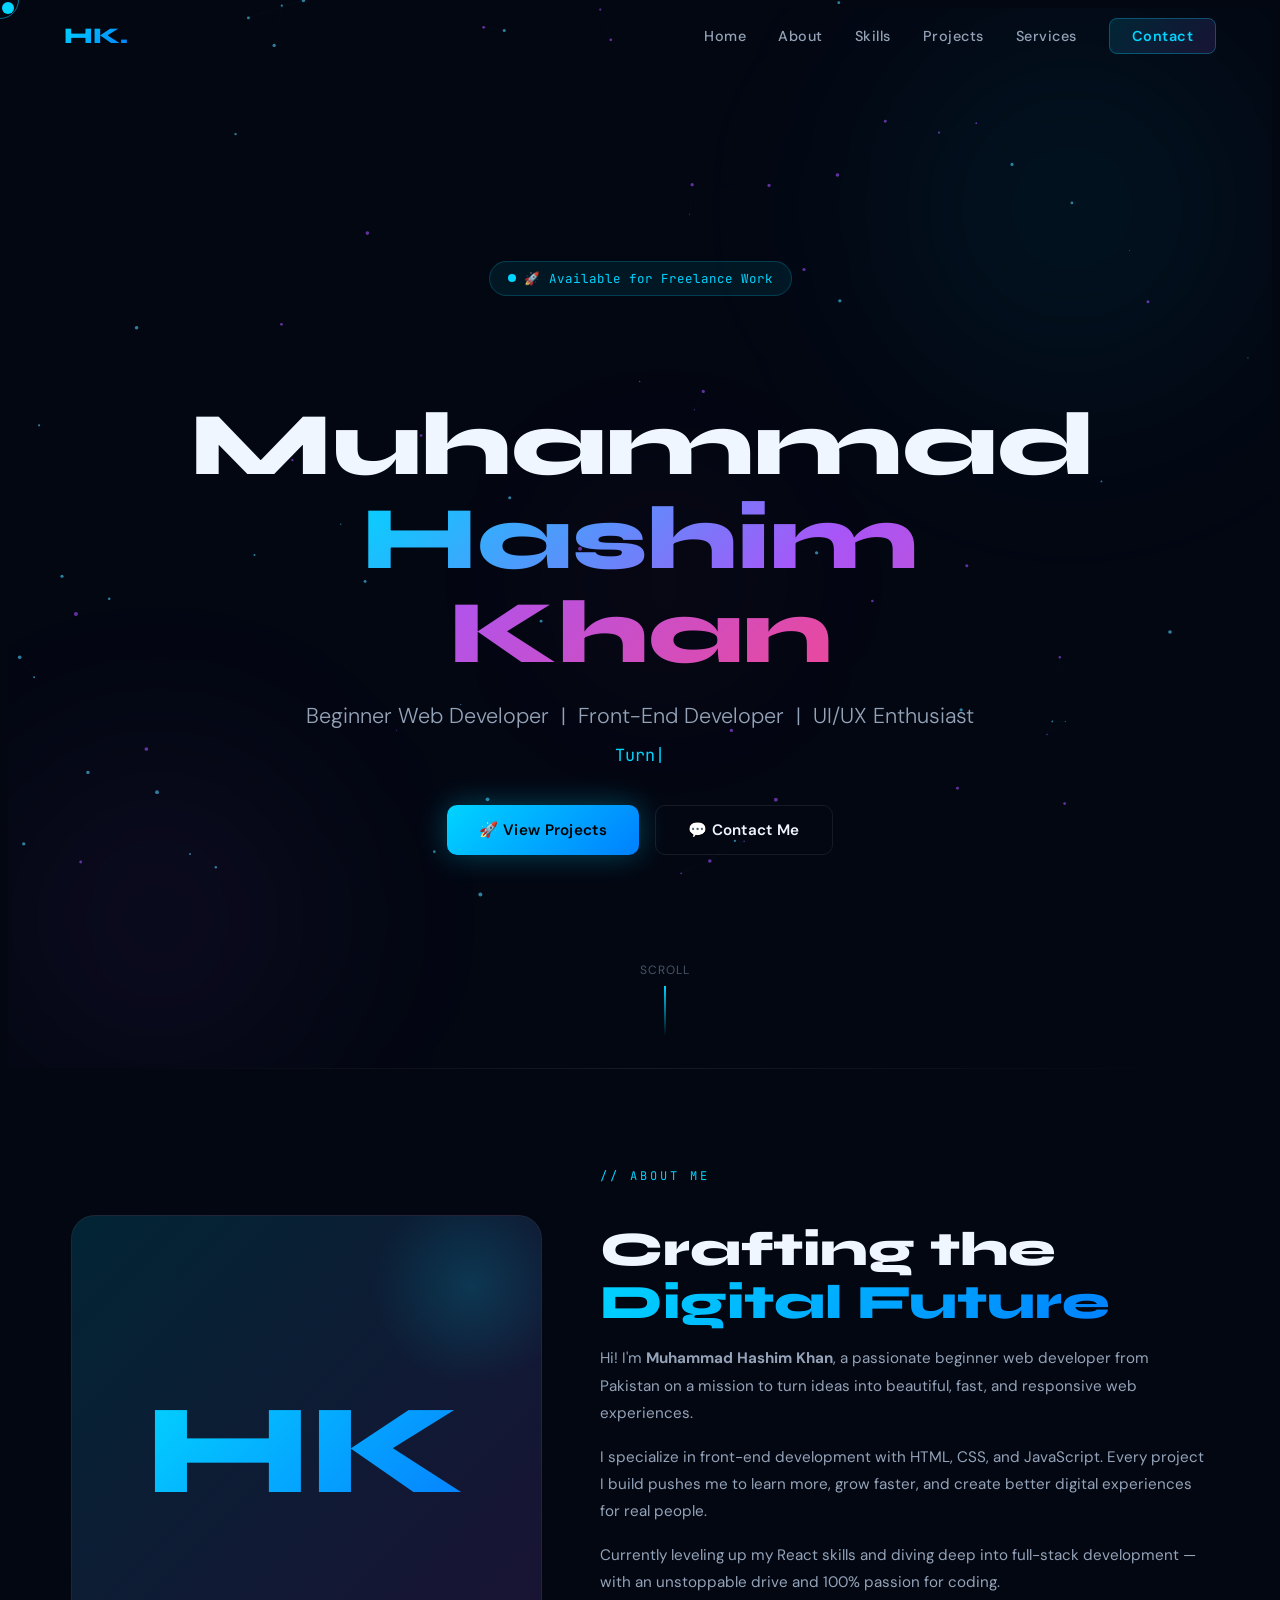
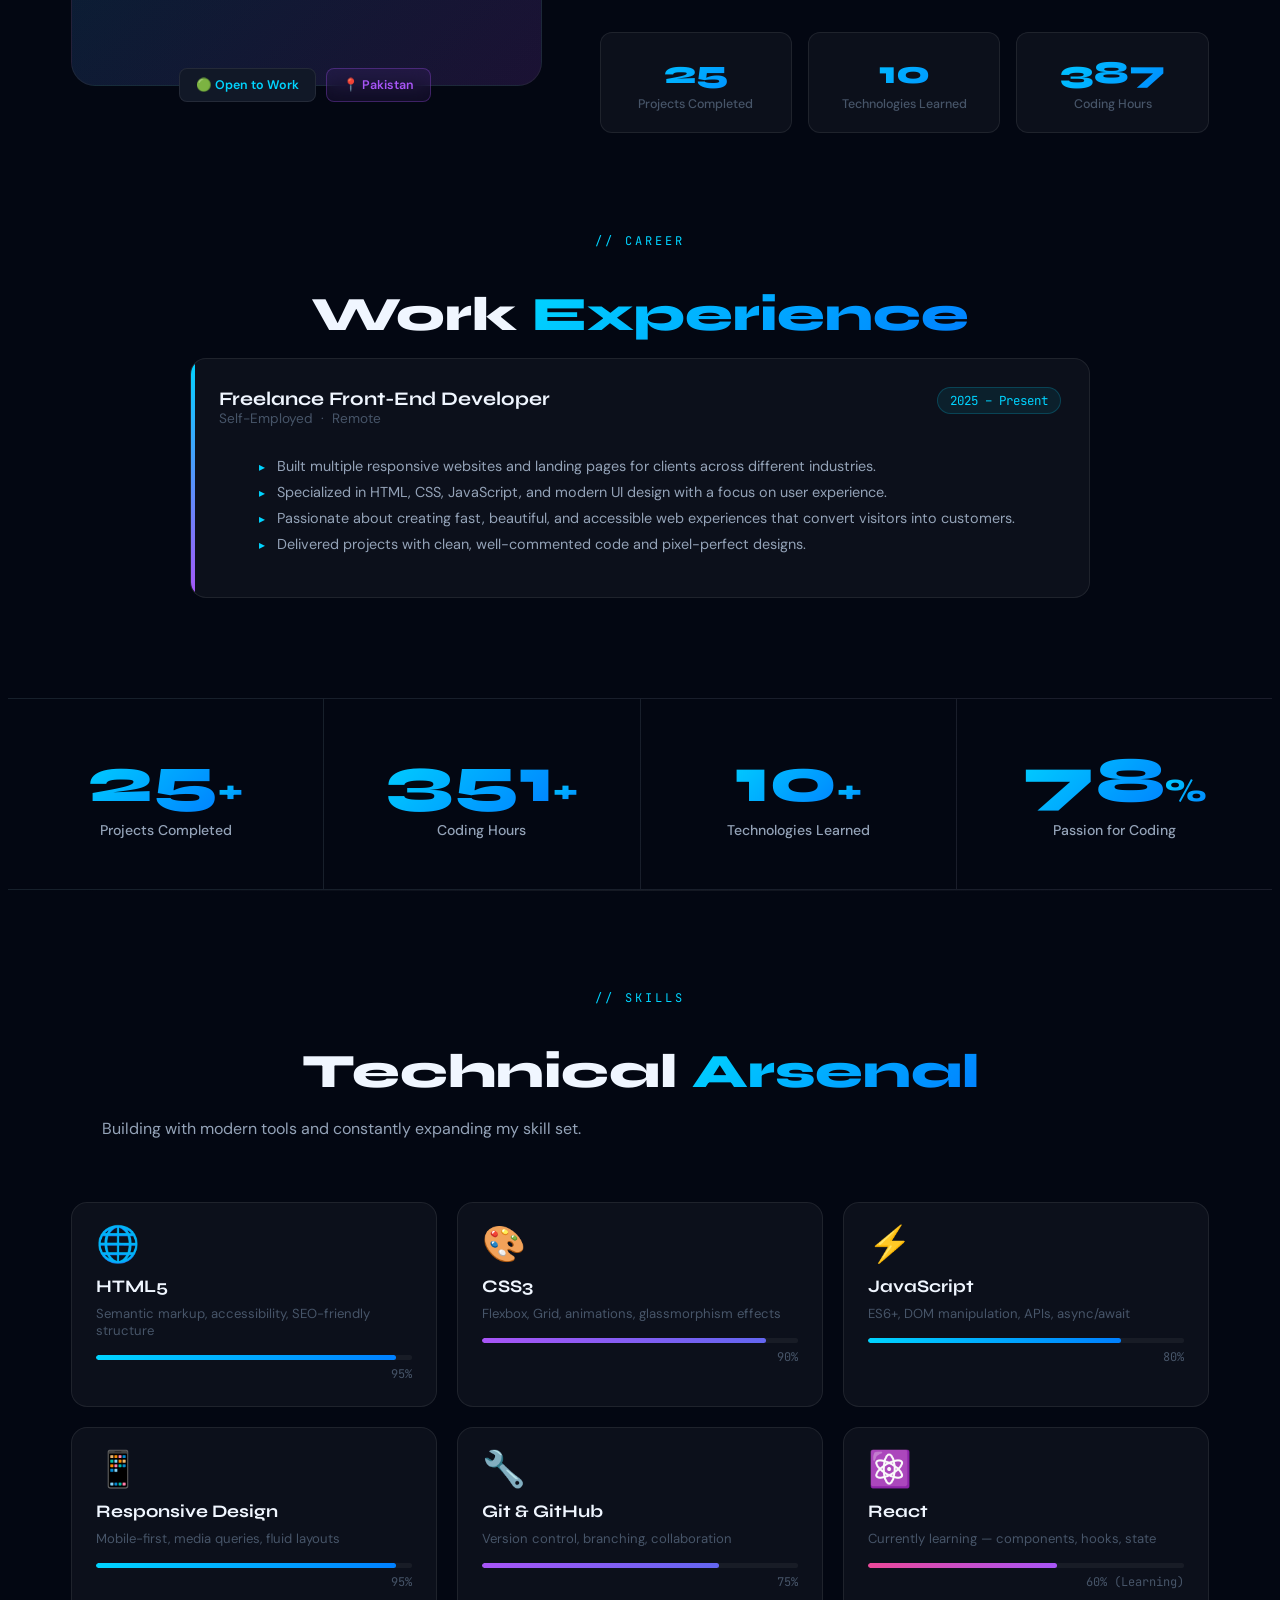
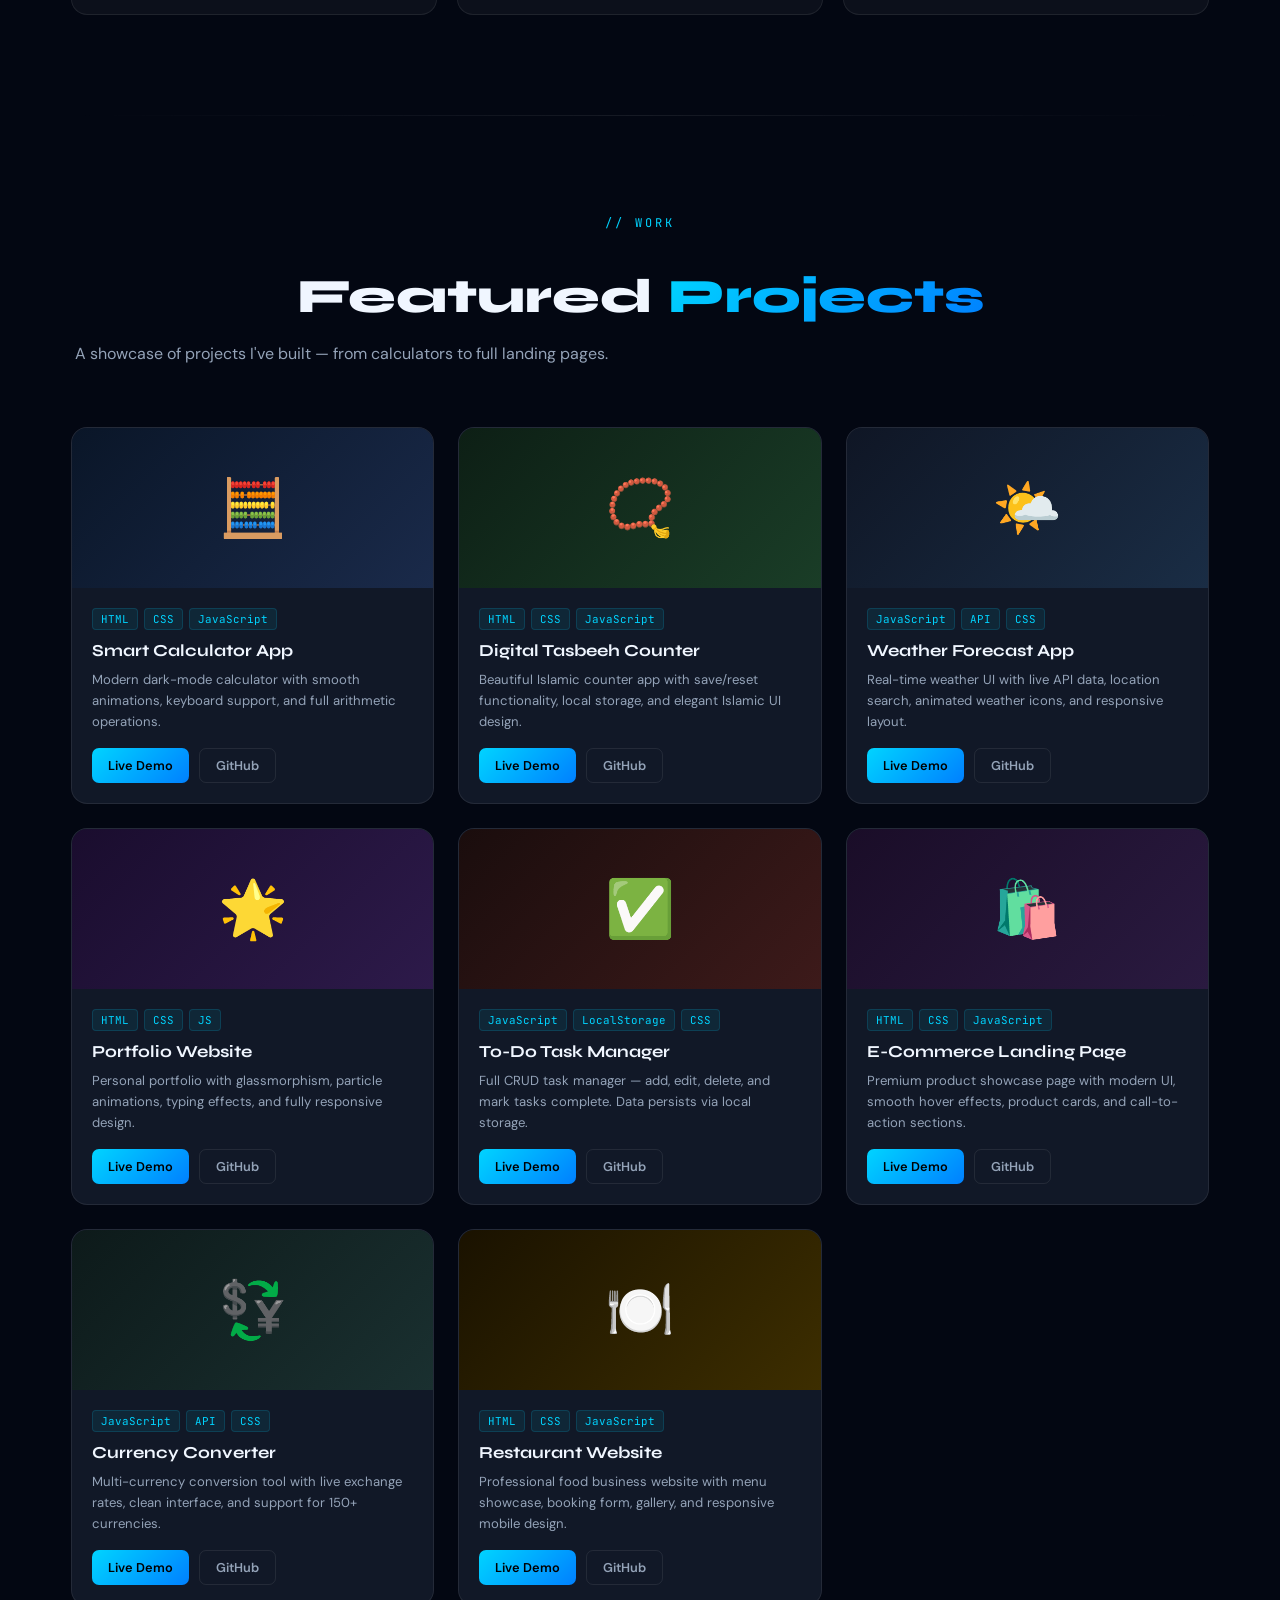
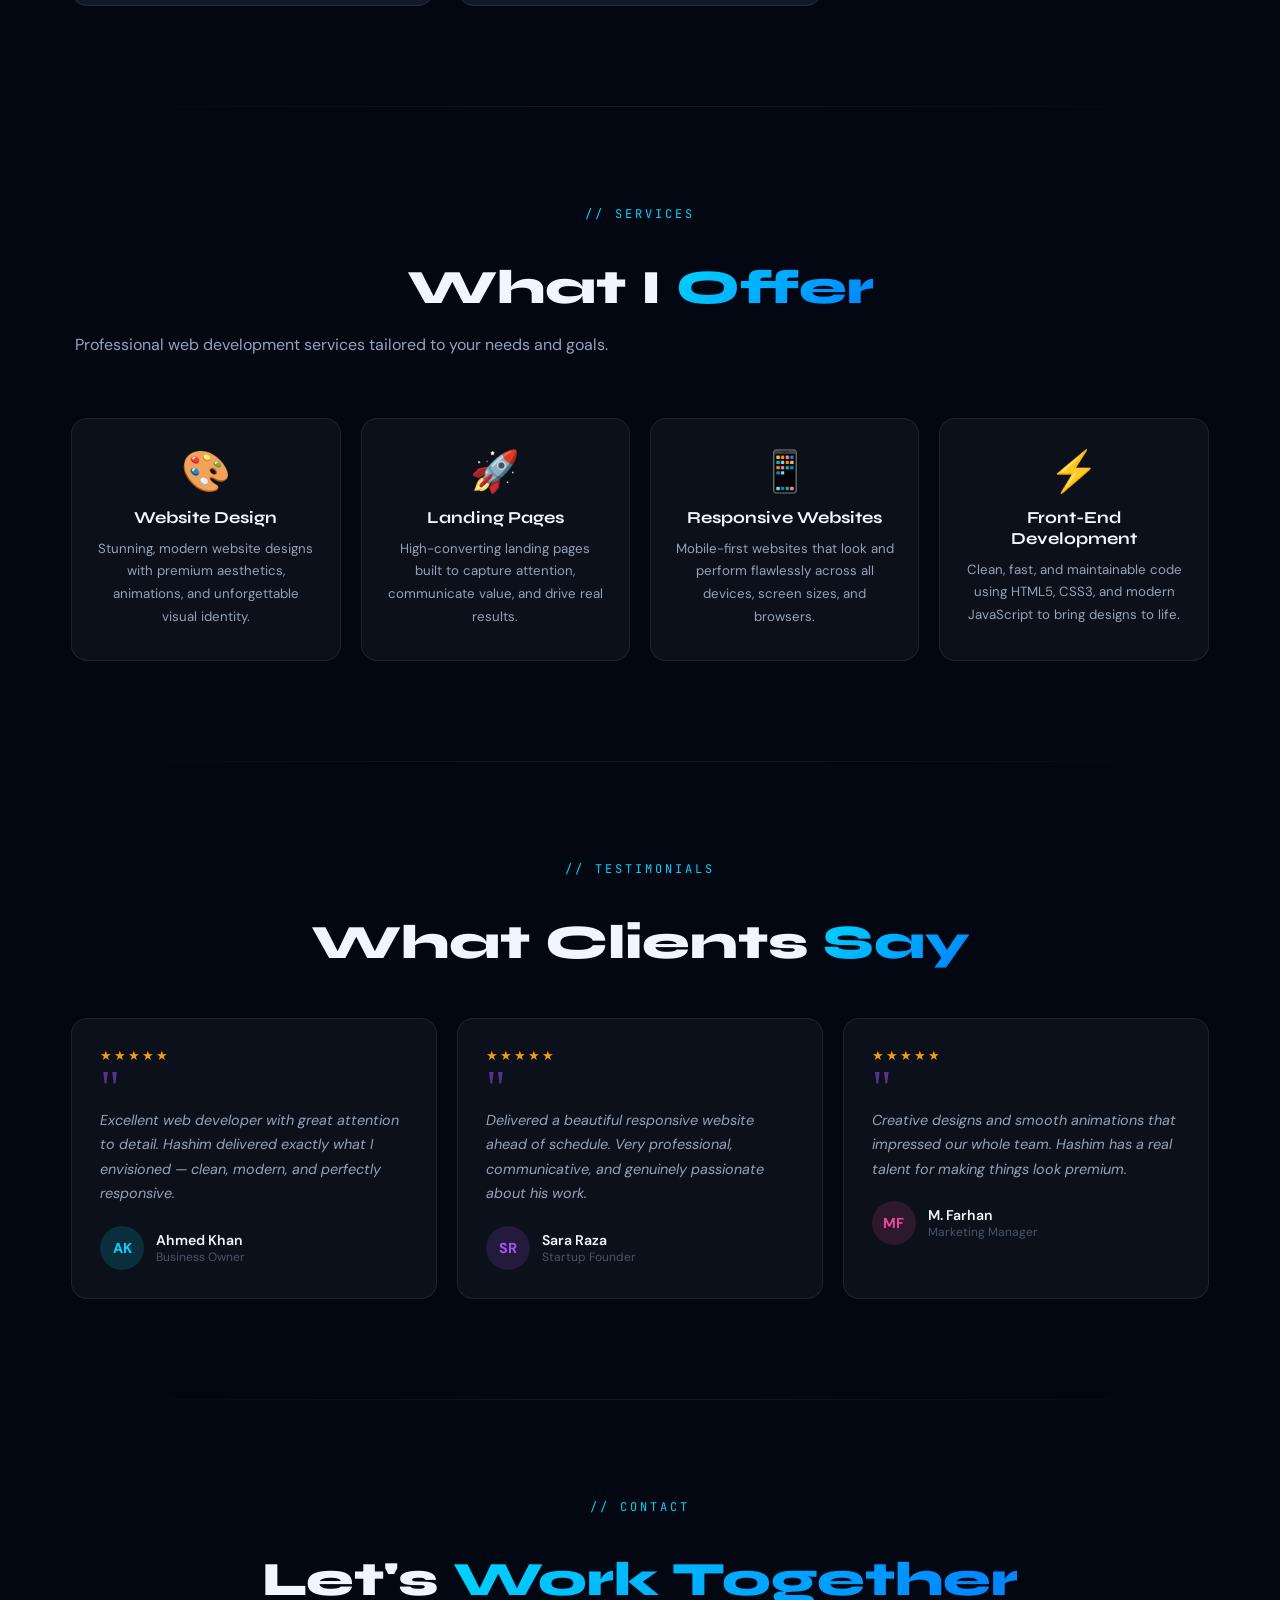
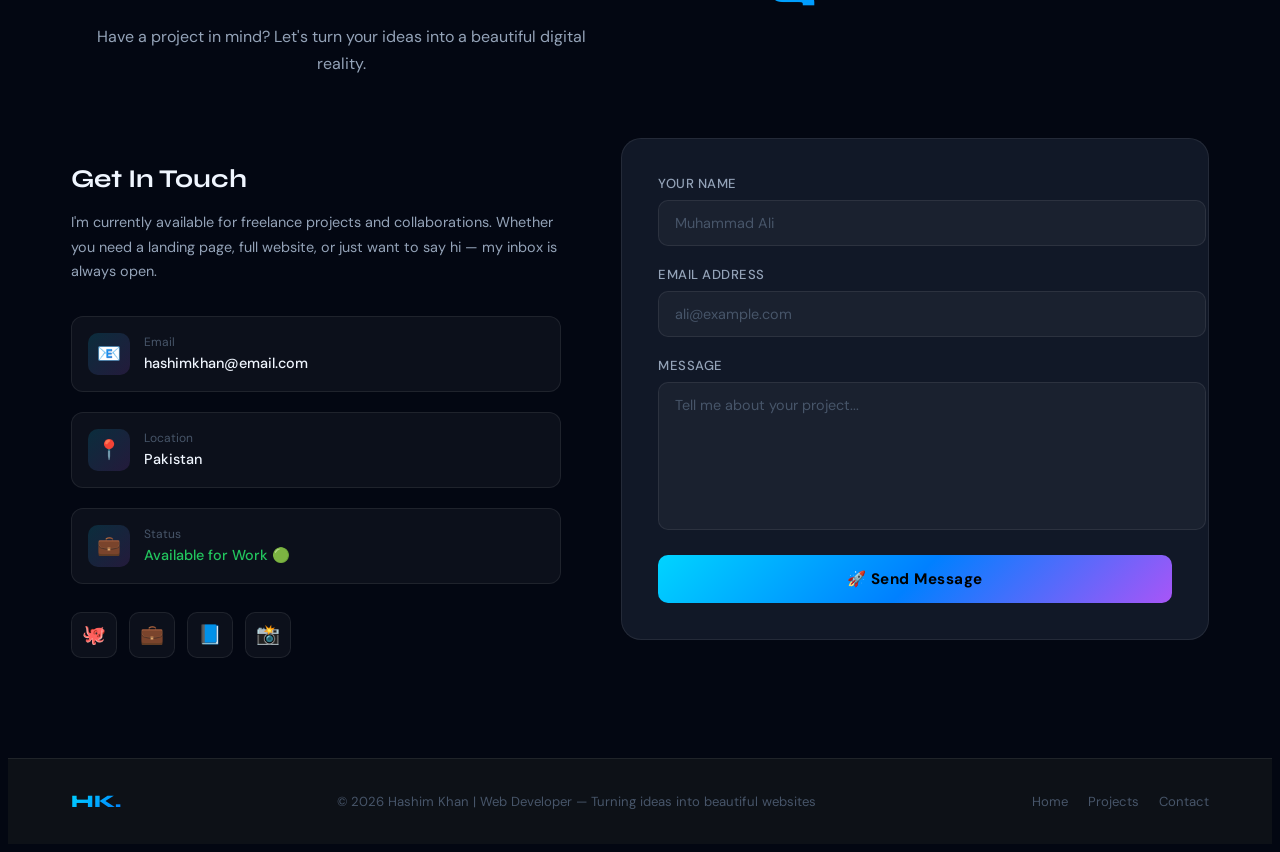
<file: index.html>
<!DOCTYPE html>
<html lang="en">
<head>
<meta charset="UTF-8">
<meta name="viewport" content="width=device-width, initial-scale=1.0">
<meta name="description" content="Muhammad Hashim Khan - Beginner Web Developer | Front-End Developer | UI/UX Enthusiast. Turning ideas into beautiful and responsive websites.">
<meta name="keywords" content="Hashim Khan, web developer, front-end developer, HTML, CSS, JavaScript, portfolio">
<meta name="author" content="Muhammad Hashim Khan">
<title>Muhammad Hashim Khan | Web Developer</title>
<link rel="preconnect" href="https://fonts.googleapis.com">
<link rel="preconnect" href="https://fonts.gstatic.com" crossorigin>
<link href="https://fonts.googleapis.com/css2?family=Syne:wght@400;600;700;800&family=DM+Sans:ital,wght@0,300;0,400;0,500;1,300&family=JetBrains+Mono:wght@400;500&display=swap" rel="stylesheet">
<link rel="stylesheet" href="./Style.css">
</head>
<body>

<!-- CURSOR -->
<div id="cursor"></div>
<div id="cursor-ring"></div>

<!-- SCROLL PROGRESS -->
<div id="scroll-progress" style="width:0"></div>

<!-- LOADER -->
<div id="loader">
<div class="loader-logo">HK.</div>
<div class="loader-bar"><div class="loader-fill"></div></div>
<div class="loader-text">INITIALIZING PORTFOLIO...</div>
</div>

<!-- PARTICLES -->
<canvas id="particles-canvas"></canvas>

<!-- NAVBAR -->
<nav id="navbar">
<div class="nav-inner">
<a href="#home" class="nav-logo">HK.</a>
<ul class="nav-links" id="navLinks">
<li><a href="#home">Home</a></li>
<li><a href="#about">About</a></li>
<li><a href="#skills">Skills</a></li>
<li><a href="#projects">Projects</a></li>
<li><a href="#services">Services</a></li>
<li><a href="#contact" class="nav-cta">Contact</a></li>
</ul>
<div class="hamburger" id="hamburger" aria-label="Toggle menu">
<span></span><span></span><span></span>
</div>
</div>
</nav>

<!-- HERO -->
<section class="hero" id="home">
<div class="hero-bg-orb orb1"></div>
<div class="hero-bg-orb orb2"></div>
<div class="hero-bg-orb orb3"></div>
<div class="hero-content">
<div class="hero-badge">🚀 Available for Freelance Work</div>
<h1 class="hero-name">Muhammad <span class="highlight">Hashim Khan</span></h1>
<p class="hero-tagline">Beginner Web Developer &nbsp;|&nbsp; Front-End Developer &nbsp;|&nbsp; UI/UX Enthusiast</p>
<div class="hero-typing-wrap"><span id="typed-text"></span></div>
<div class="hero-buttons">
<a href="#projects" class="btn btn-primary">🚀 View Projects</a>
<a href="#contact" class="btn btn-secondary">💬 Contact Me</a>
</div>
</div>
<div class="hero-scroll">
<span>SCROLL</span>
<div class="scroll-line"></div>
</div>
</section>

<!-- ABOUT -->
<section id="about">
<div class="section-divider"></div>
<div class="about-grid reveal">
<div class="about-img-wrap">
<div class="about-img-frame">
<div class="about-avatar">HK</div>
<div class="about-glow"></div>
</div>
<div class="about-badge-wrap">
<div class="about-badge">🟢 Open to Work</div>
<div class="about-badge" style="color:var(--neon-purple);border-color:rgba(168,85,247,0.3);background:rgba(168,85,247,0.08)">📍 Pakistan</div>
</div>
</div>
<div class="about-text">
<span class="section-label">// about me</span>
<h2 class="section-title">Crafting the <span class="grad">Digital Future</span></h2>
<p>Hi! I'm <strong>Muhammad Hashim Khan</strong>, a passionate beginner web developer from Pakistan on a mission to turn ideas into beautiful, fast, and responsive web experiences.</p>
<p>I specialize in front-end development with HTML, CSS, and JavaScript. Every project I build pushes me to learn more, grow faster, and create better digital experiences for real people.</p>
<p>Currently leveling up my React skills and diving deep into full-stack development — with an unstoppable drive and 100% passion for coding.</p>
<div class="about-stats">
<div class="stat-card reveal">
<span class="stat-num" data-count="25">0</span>
<div class="stat-label">Projects Completed</div>
</div>
<div class="stat-card reveal">
<span class="stat-num" data-count="10">0</span>
<div class="stat-label">Technologies Learned</div>
</div>
<div class="stat-card reveal">
<span class="stat-num" data-count="500">0</span>
<div class="stat-label">Coding Hours</div>
</div>
</div>
</div>
</div>
</section>

<!-- EXPERIENCE -->
<section id="experience" style="padding-top:0">
<div style="max-width:900px;margin:0 auto">
<span class="section-label text-center" style="display:block;text-align:center">// career</span>
<h2 class="section-title text-center reveal">Work <span class="grad">Experience</span></h2>
<div class="exp-card reveal">
<div class="exp-header">
<div>
<div class="exp-role">Freelance Front-End Developer</div>
<div class="exp-company">Self-Employed &nbsp;·&nbsp; Remote</div>
</div>
<div class="exp-period">2025 – Present</div>
</div>
<ul class="exp-list">
<li>Built multiple responsive websites and landing pages for clients across different industries.</li>
<li>Specialized in HTML, CSS, JavaScript, and modern UI design with a focus on user experience.</li>
<li>Passionate about creating fast, beautiful, and accessible web experiences that convert visitors into customers.</li>
<li>Delivered projects with clean, well-commented code and pixel-perfect designs.</li>
</ul>
</div>
</div>
</section>

<!-- COUNTERS -->
<section class="counters-section" style="padding:0">
<div class="counters-grid">
<div class="counter-item reveal">
<div><span class="counter-num" data-count="25">0</span><span class="counter-suffix">+</span></div>
<div class="counter-label">Projects Completed</div>
</div>
<div class="counter-item reveal">
<div><span class="counter-num" data-count="500">0</span><span class="counter-suffix">+</span></div>
<div class="counter-label">Coding Hours</div>
</div>
<div class="counter-item reveal">
<div><span class="counter-num" data-count="10">0</span><span class="counter-suffix">+</span></div>
<div class="counter-label">Technologies Learned</div>
</div>
<div class="counter-item reveal">
<div><span class="counter-num" data-count="100">0</span><span class="counter-suffix">%</span></div>
<div class="counter-label">Passion for Coding</div>
</div>
</div>
</section>

<!-- SKILLS -->
<section id="skills">
<div class="section-divider"></div>
<span class="section-label text-center">// skills</span>
<h2 class="section-title text-center reveal">Technical <span class="grad">Arsenal</span></h2>
<p class="section-sub text-center reveal">Building with modern tools and constantly expanding my skill set.</p>
<div class="skills-grid">
<div class="skill-card blue reveal">
<div class="skill-icon">🌐</div>
<div class="skill-name">HTML5</div>
<div class="skill-desc">Semantic markup, accessibility, SEO-friendly structure</div>
<div class="skill-bar-wrap"><div class="skill-bar blue" data-width="95"></div></div>
<div class="skill-pct">95%</div>
</div>
<div class="skill-card purple reveal">
<div class="skill-icon">🎨</div>
<div class="skill-name">CSS3</div>
<div class="skill-desc">Flexbox, Grid, animations, glassmorphism effects</div>
<div class="skill-bar-wrap"><div class="skill-bar purple" data-width="90"></div></div>
<div class="skill-pct">90%</div>
</div>
<div class="skill-card blue reveal">
<div class="skill-icon">⚡</div>
<div class="skill-name">JavaScript</div>
<div class="skill-desc">ES6+, DOM manipulation, APIs, async/await</div>
<div class="skill-bar-wrap"><div class="skill-bar blue" data-width="80"></div></div>
<div class="skill-pct">80%</div>
</div>
<div class="skill-card blue reveal">
<div class="skill-icon">📱</div>
<div class="skill-name">Responsive Design</div>
<div class="skill-desc">Mobile-first, media queries, fluid layouts</div>
<div class="skill-bar-wrap"><div class="skill-bar blue" data-width="95"></div></div>
<div class="skill-pct">95%</div>
</div>
<div class="skill-card purple reveal">
<div class="skill-icon">🔧</div>
<div class="skill-name">Git & GitHub</div>
<div class="skill-desc">Version control, branching, collaboration</div>
<div class="skill-bar-wrap"><div class="skill-bar purple" data-width="75"></div></div>
<div class="skill-pct">75%</div>
</div>
<div class="skill-card pink reveal">
<div class="skill-icon">⚛️</div>
<div class="skill-name">React</div>
<div class="skill-desc">Currently learning — components, hooks, state</div>
<div class="skill-bar-wrap"><div class="skill-bar pink" data-width="60"></div></div>
<div class="skill-pct">60% (Learning)</div>
</div>
</div>
</section>

<!-- PROJECTS -->
<section id="projects">
<div class="section-divider"></div>
<span class="section-label text-center">// work</span>
<h2 class="section-title text-center reveal">Featured <span class="grad">Projects</span></h2>
<p class="section-sub text-center reveal">A showcase of projects I've built — from calculators to full landing pages.</p>
<div class="projects-grid">

<div class="project-card reveal">
<div class="project-img proj-calc">
<div class="project-img-bg">🧮</div>
<div class="project-img-overlay">
<a href="#" class="btn-sm btn-live">🚀 Live</a>
<a href="#" class="btn-sm btn-github">GitHub</a>
</div>
</div>
<div class="project-body">
<div class="project-tags"><span class="project-tag">HTML</span><span class="project-tag">CSS</span><span class="project-tag">JavaScript</span></div>
<div class="project-title">Smart Calculator App</div>
<div class="project-desc">Modern dark-mode calculator with smooth animations, keyboard support, and full arithmetic operations.</div>
<div class="project-buttons">
<a href="#" class="btn-sm btn-live">Live Demo</a>
<a href="#" class="btn-sm btn-github">GitHub</a>
</div>
</div>
</div>

<div class="project-card reveal">
<div class="project-img proj-tasbeeh">
<div class="project-img-bg">📿</div>
<div class="project-img-overlay">
<a href="#" class="btn-sm btn-live">🚀 Live</a>
<a href="#" class="btn-sm btn-github">GitHub</a>
</div>
</div>
<div class="project-body">
<div class="project-tags"><span class="project-tag">HTML</span><span class="project-tag">CSS</span><span class="project-tag">JavaScript</span></div>
<div class="project-title">Digital Tasbeeh Counter</div>
<div class="project-desc">Beautiful Islamic counter app with save/reset functionality, local storage, and elegant Islamic UI design.</div>
<div class="project-buttons">
<a href="#" class="btn-sm btn-live">Live Demo</a>
<a href="#" class="btn-sm btn-github">GitHub</a>
</div>
</div>
</div>

<div class="project-card reveal">
<div class="project-img proj-weather">
<div class="project-img-bg">🌤️</div>
<div class="project-img-overlay">
<a href="#" class="btn-sm btn-live">🚀 Live</a>
<a href="#" class="btn-sm btn-github">GitHub</a>
</div>
</div>
<div class="project-body">
<div class="project-tags"><span class="project-tag">JavaScript</span><span class="project-tag">API</span><span class="project-tag">CSS</span></div>
<div class="project-title">Weather Forecast App</div>
<div class="project-desc">Real-time weather UI with live API data, location search, animated weather icons, and responsive layout.</div>
<div class="project-buttons">
<a href="#" class="btn-sm btn-live">Live Demo</a>
<a href="#" class="btn-sm btn-github">GitHub</a>
</div>
</div>
</div>

<div class="project-card reveal">
<div class="project-img proj-portfolio">
<div class="project-img-bg">🌟</div>
<div class="project-img-overlay">
<a href="#" class="btn-sm btn-live">🚀 Live</a>
<a href="#" class="btn-sm btn-github">GitHub</a>
</div>
</div>
<div class="project-body">
<div class="project-tags"><span class="project-tag">HTML</span><span class="project-tag">CSS</span><span class="project-tag">JS</span></div>
<div class="project-title">Portfolio Website</div>
<div class="project-desc">Personal portfolio with glassmorphism, particle animations, typing effects, and fully responsive design.</div>
<div class="project-buttons">
<a href="#" class="btn-sm btn-live">Live Demo</a>
<a href="#" class="btn-sm btn-github">GitHub</a>
</div>
</div>
</div>

<div class="project-card reveal">
<div class="project-img proj-todo">
<div class="project-img-bg">✅</div>
<div class="project-img-overlay">
<a href="#" class="btn-sm btn-live">🚀 Live</a>
<a href="#" class="btn-sm btn-github">GitHub</a>
</div>
</div>
<div class="project-body">
<div class="project-tags"><span class="project-tag">JavaScript</span><span class="project-tag">LocalStorage</span><span class="project-tag">CSS</span></div>
<div class="project-title">To-Do Task Manager</div>
<div class="project-desc">Full CRUD task manager — add, edit, delete, and mark tasks complete. Data persists via local storage.</div>
<div class="project-buttons">
<a href="#" class="btn-sm btn-live">Live Demo</a>
<a href="#" class="btn-sm btn-github">GitHub</a>
</div>
</div>
</div>

<div class="project-card reveal">
<div class="project-img proj-ecom">
<div class="project-img-bg">🛍️</div>
<div class="project-img-overlay">
<a href="#" class="btn-sm btn-live">🚀 Live</a>
<a href="#" class="btn-sm btn-github">GitHub</a>
</div>
</div>
<div class="project-body">
<div class="project-tags"><span class="project-tag">HTML</span><span class="project-tag">CSS</span><span class="project-tag">JavaScript</span></div>
<div class="project-title">E-Commerce Landing Page</div>
<div class="project-desc">Premium product showcase page with modern UI, smooth hover effects, product cards, and call-to-action sections.</div>
<div class="project-buttons">
<a href="#" class="btn-sm btn-live">Live Demo</a>
<a href="#" class="btn-sm btn-github">GitHub</a>
</div>
</div>
</div>

<div class="project-card reveal">
<div class="project-img proj-currency">
<div class="project-img-bg">💱</div>
<div class="project-img-overlay">
<a href="#" class="btn-sm btn-live">🚀 Live</a>
<a href="#" class="btn-sm btn-github">GitHub</a>
</div>
</div>
<div class="project-body">
<div class="project-tags"><span class="project-tag">JavaScript</span><span class="project-tag">API</span><span class="project-tag">CSS</span></div>
<div class="project-title">Currency Converter</div>
<div class="project-desc">Multi-currency conversion tool with live exchange rates, clean interface, and support for 150+ currencies.</div>
<div class="project-buttons">
<a href="#" class="btn-sm btn-live">Live Demo</a>
<a href="#" class="btn-sm btn-github">GitHub</a>
</div>
</div>
</div>

<div class="project-card reveal">
<div class="project-img proj-restaurant">
<div class="project-img-bg">🍽️</div>
<div class="project-img-overlay">
<a href="#" class="btn-sm btn-live">🚀 Live</a>
<a href="#" class="btn-sm btn-github">GitHub</a>
</div>
</div>
<div class="project-body">
<div class="project-tags"><span class="project-tag">HTML</span><span class="project-tag">CSS</span><span class="project-tag">JavaScript</span></div>
<div class="project-title">Restaurant Website</div>
<div class="project-desc">Professional food business website with menu showcase, booking form, gallery, and responsive mobile design.</div>
<div class="project-buttons">
<a href="#" class="btn-sm btn-live">Live Demo</a>
<a href="#" class="btn-sm btn-github">GitHub</a>
</div>
</div>
</div>

</div>
</section>

<!-- SERVICES -->
<section id="services">
<div class="section-divider"></div>
<span class="section-label text-center">// services</span>
<h2 class="section-title text-center reveal">What I <span class="grad">Offer</span></h2>
<p class="section-sub text-center reveal">Professional web development services tailored to your needs and goals.</p>
<div class="services-grid">
<div class="service-card reveal">
<span class="service-icon">🎨</span>
<div class="service-title">Website Design</div>
<div class="service-desc">Stunning, modern website designs with premium aesthetics, animations, and unforgettable visual identity.</div>
</div>
<div class="service-card reveal">
<span class="service-icon">🚀</span>
<div class="service-title">Landing Pages</div>
<div class="service-desc">High-converting landing pages built to capture attention, communicate value, and drive real results.</div>
</div>
<div class="service-card reveal">
<span class="service-icon">📱</span>
<div class="service-title">Responsive Websites</div>
<div class="service-desc">Mobile-first websites that look and perform flawlessly across all devices, screen sizes, and browsers.</div>
</div>
<div class="service-card reveal">
<span class="service-icon">⚡</span>
<div class="service-title">Front-End Development</div>
<div class="service-desc">Clean, fast, and maintainable code using HTML5, CSS3, and modern JavaScript to bring designs to life.</div>
</div>
</div>
</section>

<!-- TESTIMONIALS -->
<section id="testimonials">
<div class="section-divider"></div>
<span class="section-label text-center">// testimonials</span>
<h2 class="section-title text-center reveal">What Clients <span class="grad">Say</span></h2>
<div class="testimonials-grid" style="margin-top:48px">
<div class="testi-card reveal">
<div class="stars">★★★★★</div>
<div class="testi-quote">"</div>
<div class="testi-text">Excellent web developer with great attention to detail. Hashim delivered exactly what I envisioned — clean, modern, and perfectly responsive.</div>
<div class="testi-author">
<div class="testi-avatar" style="background:rgba(0,212,255,0.15);color:var(--neon-blue)">AK</div>
<div><div class="testi-name">Ahmed Khan</div><div class="testi-role">Business Owner</div></div>
</div>
</div>
<div class="testi-card reveal">
<div class="stars">★★★★★</div>
<div class="testi-quote">"</div>
<div class="testi-text">Delivered a beautiful responsive website ahead of schedule. Very professional, communicative, and genuinely passionate about his work.</div>
<div class="testi-author">
<div class="testi-avatar" style="background:rgba(168,85,247,0.15);color:var(--neon-purple)">SR</div>
<div><div class="testi-name">Sara Raza</div><div class="testi-role">Startup Founder</div></div>
</div>
</div>
<div class="testi-card reveal">
<div class="stars">★★★★★</div>
<div class="testi-quote">"</div>
<div class="testi-text">Creative designs and smooth animations that impressed our whole team. Hashim has a real talent for making things look premium.</div>
<div class="testi-author">
<div class="testi-avatar" style="background:rgba(236,72,153,0.15);color:var(--neon-pink)">MF</div>
<div><div class="testi-name">M. Farhan</div><div class="testi-role">Marketing Manager</div></div>
</div>
</div>
</div>
</section>

<!-- CONTACT -->
<section id="contact">
<div class="section-divider"></div>
<span class="section-label text-center">// contact</span>
<h2 class="section-title text-center reveal">Let's <span class="grad">Work Together</span></h2>
<p class="section-sub text-center reveal">Have a project in mind? Let's turn your ideas into a beautiful digital reality.</p>
<div class="contact-grid reveal">
<div class="contact-info">
<h3>Get In Touch</h3>
<p>I'm currently available for freelance projects and collaborations. Whether you need a landing page, full website, or just want to say hi — my inbox is always open.</p>
<div class="contact-detail">
<div class="contact-detail-icon">📧</div>
<div class="contact-detail-text"><span>Email</span><a href="mailto:hashimkhan@email.com">hashimkhan@email.com</a></div>
</div>
<div class="contact-detail">
<div class="contact-detail-icon">📍</div>
<div class="contact-detail-text"><span>Location</span><a>Pakistan</a></div>
</div>
<div class="contact-detail">
<div class="contact-detail-icon">💼</div>
<div class="contact-detail-text"><span>Status</span><a style="color:#22c55e">Available for Work 🟢</a></div>
</div>
<div class="social-links">
<a href="#" class="social-btn gh" title="GitHub">🐙</a>
<a href="#" class="social-btn li" title="LinkedIn">💼</a>
<a href="#" class="social-btn fb" title="Facebook">📘</a>
<a href="#" class="social-btn ig" title="Instagram">📸</a>
</div>
</div>
<div class="contact-form">
<div class="form-group">
<label class="form-label">YOUR NAME</label>
<input type="text" class="form-input" placeholder="Muhammad Ali">
</div>
<div class="form-group">
<label class="form-label">EMAIL ADDRESS</label>
<input type="email" class="form-input" placeholder="ali@example.com">
</div>
<div class="form-group">
<label class="form-label">MESSAGE</label>
<textarea class="form-textarea" placeholder="Tell me about your project..."></textarea>
</div>
<button class="btn-send" id="sendBtn">🚀 Send Message</button>
</div>
</div>
</section>

<!-- FOOTER -->
<footer>
<div class="footer-inner">
<div class="footer-logo">HK.</div>
<div class="footer-copy">© 2026 Hashim Khan | Web Developer — Turning ideas into beautiful websites</div>
<div class="footer-links">
<a href="#home">Home</a>
<a href="#projects">Projects</a>
<a href="#contact">Contact</a>
</div>
</div>
</footer>
</body>
<script src="./Script.js"></script>
</html>
</file>
<file: Style.css>
:before,::after{margin:0;padding:0;box-sizing:border-box}
:root{
--neon-blue:#00d4ff;
--neon-purple:#a855f7;
--neon-pink:#ec4899;
--dark-bg:#030712;
--dark-surface:#0d1117;
--dark-card:#111827;
--dark-card2:#161f2e;
--glass-bg:rgba(255,255,255,0.04);
--glass-border:rgba(255,255,255,0.08);
--text-primary:#f0f6ff;
--text-secondary:#94a3b8;
--text-muted:#475569;
--gradient-hero:linear-gradient(135deg,#030712 0%,#0a0f1e 40%,#050d1a 100%);
--gradient-blue:linear-gradient(135deg,#00d4ff,#0080ff);
--gradient-purple:linear-gradient(135deg,#a855f7,#6366f1);
--gradient-pink:linear-gradient(135deg,#ec4899,#a855f7);
--gradient-glow:linear-gradient(135deg,#00d4ff22,#a855f722);
--font-display:'Syne',sans-serif;
--font-body:'DM Sans',sans-serif;
--font-mono:'JetBrains Mono',monospace;
}
html{scroll-behavior:smooth;overflow-x:hidden}
body{background:var(--dark-bg);color:var(--text-primary);font-family:var(--font-body);cursor:none;overflow-x:hidden}

/* CUSTOM CURSOR */
#cursor{position:fixed;width:12px;height:12px;background:var(--neon-blue);border-radius:50%;pointer-events:none;z-index:99999;transform:translate(-50%,-50%);transition:transform 0.1s,background 0.2s;mix-blend-mode:screen}
#cursor-ring{position:fixed;width:36px;height:36px;border:1.5px solid rgba(0,212,255,0.5);border-radius:50%;pointer-events:none;z-index:99998;transform:translate(-50%,-50%);transition:transform 0.15s ease,width 0.2s,height 0.2s,opacity 0.2s}
body:hover #cursor{opacity:1}

/* SCROLL PROGRESS */
#scroll-progress{position:fixed;top:0;left:0;height:3px;background:linear-gradient(90deg,var(--neon-blue),var(--neon-purple),var(--neon-pink));z-index:9999;transition:width 0.1s;box-shadow:0 0 10px var(--neon-blue)}

/* LOADING SCREEN */
#loader{position:fixed;inset:0;background:var(--dark-bg);z-index:99990;display:flex;flex-direction:column;align-items:center;justify-content:center;gap:24px;transition:opacity 0.6s,visibility 0.6s}
#loader.hidden{opacity:0;visibility:hidden}
.loader-logo{font-family:var(--font-display);font-size:2rem;font-weight:800;background:var(--gradient-blue);-webkit-background-clip:text;-webkit-text-fill-color:transparent;background-clip:text;animation:pulse 1.5s ease-in-out infinite}
.loader-bar{width:200px;height:2px;background:rgba(255,255,255,0.1);border-radius:99px;overflow:hidden}
.loader-fill{height:100%;background:linear-gradient(90deg,var(--neon-blue),var(--neon-purple));animation:loadfill 2s ease forwards}
.loader-text{font-family:var(--font-mono);font-size:0.75rem;color:var(--text-muted);letter-spacing:2px}
@keyframes loadfill{from{width:0}to{width:100%}}
@keyframes pulse{0%,100%{opacity:1}50%{opacity:0.6}}

/* CANVAS PARTICLES */
#particles-canvas{position:fixed;top:0;left:0;width:100%;height:100%;pointer-events:none;z-index:0;opacity:0.6}

/* NAVBAR */
nav{position:fixed;top:0;left:0;right:0;z-index:1000;padding:0 5%;transition:all 0.4s}
nav.scrolled{background:rgba(3,7,18,0.8);backdrop-filter:blur(20px);-webkit-backdrop-filter:blur(20px);border-bottom:1px solid var(--glass-border);padding-top:0}
.nav-inner{display:flex;align-items:center;justify-content:space-between;height:70px}
.nav-logo{font-family:var(--font-display);font-size:1.4rem;font-weight:800;background:var(--gradient-blue);-webkit-background-clip:text;-webkit-text-fill-color:transparent;background-clip:text;text-decoration:none}
.nav-links{display:flex;gap:2rem;list-style:none}
.nav-links a{color:var(--text-secondary);text-decoration:none;font-size:0.9rem;font-weight:500;letter-spacing:0.5px;transition:color 0.2s;position:relative}
.nav-links a::after{content:'';position:absolute;bottom:-4px;left:0;width:0;height:1.5px;background:var(--gradient-blue);transition:width 0.3s}
.nav-links a:hover{color:var(--neon-blue)}
.nav-links a:hover::after{width:100%}
.nav-cta{padding:8px 22px;background:linear-gradient(135deg,#00d4ff22,#a855f722);border:1px solid rgba(0,212,255,0.3);border-radius:8px;color:var(--neon-blue)!important;font-weight:600!important;transition:all 0.3s!important}
.nav-cta:hover{background:linear-gradient(135deg,#00d4ff33,#a855f733)!important;box-shadow:0 0 20px rgba(0,212,255,0.2)}
.hamburger{display:none;flex-direction:column;gap:5px;cursor:pointer;padding:5px}
.hamburger span{display:block;width:24px;height:2px;background:var(--text-primary);transition:all 0.3s}

/* HERO */
.hero{min-height:100vh;display:flex;align-items:center;justify-content:center;position:relative;overflow:hidden;padding:100px 5% 60px}
.hero-bg-orb{position:absolute;border-radius:50%;filter:blur(80px);pointer-events:none}
.orb1{width:600px;height:600px;background:radial-gradient(circle,rgba(0,212,255,0.08) 0%,transparent 70%);top:-100px;right:-100px}
.orb2{width:500px;height:500px;background:radial-gradient(circle,rgba(168,85,247,0.08) 0%,transparent 70%);bottom:-100px;left:-100px}
.orb3{width:300px;height:300px;background:radial-gradient(circle,rgba(236,72,153,0.06) 0%,transparent 70%);top:40%;left:40%}
.hero-content{position:relative;z-index:1;text-align:center;max-width:900px;margin:0 auto}
.hero-badge{display:inline-flex;align-items:center;gap:8px;padding:8px 18px;background:rgba(0,212,255,0.08);border:1px solid rgba(0,212,255,0.2);border-radius:99px;font-family:var(--font-mono);font-size:0.78rem;color:var(--neon-blue);letter-spacing:1px;margin-bottom:28px;animation:fadeDown 0.8s ease both}
.hero-badge::before{content:'';width:8px;height:8px;background:var(--neon-blue);border-radius:50%;animation:blink 1.5s ease-in-out infinite}
@keyframes blink{0%,100%{opacity:1;box-shadow:0 0 6px var(--neon-blue)}50%{opacity:0.4;box-shadow:none}}
.hero-name{font-family:var(--font-display);font-size:clamp(2.8rem,7vw,6rem);font-weight:800;line-height:1.05;margin-bottom:16px;animation:fadeUp 0.9s 0.2s ease both}
.hero-name .highlight{background:linear-gradient(135deg,#00d4ff,#a855f7,#ec4899);-webkit-background-clip:text;-webkit-text-fill-color:transparent;background-clip:text}
.hero-tagline{font-size:clamp(1rem,2.5vw,1.35rem);color:var(--text-secondary);margin-bottom:14px;font-weight:300;animation:fadeUp 0.9s 0.35s ease both}
.hero-typing-wrap{font-family:var(--font-mono);font-size:clamp(0.85rem,2vw,1.05rem);color:var(--neon-blue);margin-bottom:36px;height:1.5em;animation:fadeUp 0.9s 0.5s ease both}
#typed-text::after{content:'|';animation:blink 0.8s infinite}
.hero-buttons{display:flex;gap:16px;justify-content:center;flex-wrap:wrap;animation:fadeUp 0.9s 0.65s ease both}
.btn{padding:14px 32px;border-radius:10px;font-family:var(--font-body);font-size:0.95rem;font-weight:600;text-decoration:none;display:inline-flex;align-items:center;gap:8px;transition:all 0.3s;cursor:none;border:none;letter-spacing:0.3px}
.btn-primary{background:linear-gradient(135deg,#00d4ff,#0080ff);color:#000;box-shadow:0 0 30px rgba(0,212,255,0.3)}
.btn-primary:hover{transform:translateY(-2px);box-shadow:0 0 50px rgba(0,212,255,0.5)}
.btn-secondary{background:transparent;color:var(--text-primary);border:1px solid var(--glass-border)}
.btn-secondary:hover{background:var(--glass-bg);border-color:rgba(168,85,247,0.4);color:var(--neon-purple);transform:translateY(-2px)}
.hero-scroll{position:absolute;bottom:32px;left:50%;transform:translateX(-50%);display:flex;flex-direction:column;align-items:center;gap:8px;animation:fadeUp 1s 1s ease both;color:var(--text-muted);font-size:0.75rem;letter-spacing:1px}
.scroll-line{width:1.5px;height:50px;background:linear-gradient(to bottom,var(--neon-blue),transparent);animation:scrollLine 1.5s ease-in-out infinite}
@keyframes scrollLine{0%{transform:scaleY(0);transform-origin:top}50%{transform:scaleY(1);transform-origin:top}51%{transform:scaleY(1);transform-origin:bottom}100%{transform:scaleY(0);transform-origin:bottom}}
@keyframes fadeUp{from{opacity:0;transform:translateY(30px)}to{opacity:1;transform:translateY(0)}}
@keyframes fadeDown{from{opacity:0;transform:translateY(-20px)}to{opacity:1;transform:translateY(0)}}

/* SECTIONS */
section{position:relative;z-index:1;padding:100px 5%}
.section-label{font-family:var(--font-mono);font-size:0.75rem;color:var(--neon-blue);letter-spacing:3px;text-transform:uppercase;margin-bottom:12px;display:block}
.section-title{font-family:var(--font-display);font-size:clamp(2rem,4vw,3rem);font-weight:800;margin-bottom:16px;line-height:1.1}
.section-title .grad{background:var(--gradient-blue);-webkit-background-clip:text;-webkit-text-fill-color:transparent;background-clip:text}
.section-sub{color:var(--text-secondary);font-size:1rem;max-width:540px;line-height:1.7;margin-bottom:60px}
.text-center{text-align:center}
.text-center .section-sub{margin-left:auto;margin-right:auto}
.reveal{opacity:0;transform:translateY(40px);transition:opacity 0.7s,transform 0.7s}
.reveal.visible{opacity:1;transform:none}

/* DIVIDER */
.section-divider{position:absolute;left:5%;right:5%;top:0;height:1px;background:linear-gradient(90deg,transparent,var(--glass-border),transparent)}

/* ABOUT */
.about-grid{display:grid;grid-template-columns:1fr 1.3fr;gap:60px;align-items:center}
.about-img-wrap{position:relative}
.about-img-frame{width:100%;aspect-ratio:1;border-radius:24px;overflow:hidden;background:linear-gradient(135deg,rgba(0,212,255,0.1),rgba(168,85,247,0.1));border:1px solid var(--glass-border);display:flex;align-items:center;justify-content:center;position:relative}
.about-img-frame::before{content:'';position:absolute;inset:0;background:linear-gradient(135deg,rgba(0,212,255,0.05),rgba(168,85,247,0.05))}
.about-avatar{font-family:var(--font-display);font-size:8rem;font-weight:800;background:var(--gradient-blue);-webkit-background-clip:text;-webkit-text-fill-color:transparent;background-clip:text;line-height:1;user-select:none}
.about-glow{position:absolute;width:200px;height:200px;background:radial-gradient(circle,rgba(0,212,255,0.15),transparent 70%);top:-30px;right:-30px;pointer-events:none}
.about-badge-wrap{position:absolute;bottom:-16px;left:50%;transform:translateX(-50%);display:flex;gap:10px;white-space:nowrap}
.about-badge{padding:8px 16px;background:var(--dark-card);border:1px solid var(--glass-border);border-radius:8px;font-size:0.78rem;font-weight:600;color:var(--neon-blue);backdrop-filter:blur(10px)}
.about-text h3{font-family:var(--font-display);font-size:1.8rem;font-weight:700;margin-bottom:16px}
.about-text p{color:var(--text-secondary);line-height:1.8;margin-bottom:16px;font-size:0.95rem}
.about-stats{display:grid;grid-template-columns:repeat(3,1fr);gap:16px;margin-top:36px}
.stat-card{background:var(--glass-bg);border:1px solid var(--glass-border);border-radius:12px;padding:20px 16px;text-align:center;transition:all 0.3s}
.stat-card:hover{border-color:rgba(0,212,255,0.3);background:rgba(0,212,255,0.05)}
.stat-num{font-family:var(--font-display);font-size:2rem;font-weight:800;background:var(--gradient-blue);-webkit-background-clip:text;-webkit-text-fill-color:transparent;background-clip:text;display:block}
.stat-label{font-size:0.78rem;color:var(--text-muted);margin-top:4px;font-weight:500}

/* EXPERIENCE */
.experience-wrap{max-width:800px;margin:0 auto}
.exp-card{background:var(--glass-bg);border:1px solid var(--glass-border);border-radius:16px;padding:28px;position:relative;overflow:hidden;transition:all 0.3s}
.exp-card:hover{border-color:rgba(0,212,255,0.3)}
.exp-card::before{content:'';position:absolute;top:0;left:0;width:4px;height:100%;background:linear-gradient(to bottom,var(--neon-blue),var(--neon-purple))}
.exp-header{display:flex;align-items:flex-start;justify-content:space-between;margin-bottom:12px;gap:16px;flex-wrap:wrap}
.exp-role{font-family:var(--font-display);font-size:1.2rem;font-weight:700}
.exp-period{font-family:var(--font-mono);font-size:0.78rem;color:var(--neon-blue);background:rgba(0,212,255,0.08);border:1px solid rgba(0,212,255,0.2);padding:4px 12px;border-radius:99px;white-space:nowrap}
.exp-company{color:var(--text-muted);font-size:0.85rem;margin-bottom:14px}
.exp-list{list-style:none;display:flex;flex-direction:column;gap:8px}
.exp-list li{color:var(--text-secondary);font-size:0.9rem;padding-left:18px;position:relative}
.exp-list li::before{content:'▸';position:absolute;left:0;color:var(--neon-blue);font-size:0.75rem;top:2px}

/* COUNTERS */
.counters-section{background:linear-gradient(135deg,rgba(0,212,255,0.03),rgba(168,85,247,0.03));border-top:1px solid var(--glass-border);border-bottom:1px solid var(--glass-border)}
.counters-grid{display:grid;grid-template-columns:repeat(4,1fr);gap:1px;background:var(--glass-border)}
.counter-item{background:var(--dark-bg);padding:50px 20px;text-align:center}
.counter-num{font-family:var(--font-display);font-size:clamp(2.5rem,5vw,4rem);font-weight:800;background:var(--gradient-blue);-webkit-background-clip:text;-webkit-text-fill-color:transparent;background-clip:text;line-height:1}
.counter-suffix{font-family:var(--font-display);font-size:2rem;font-weight:800;background:var(--gradient-blue);-webkit-background-clip:text;-webkit-text-fill-color:transparent;background-clip:text}
.counter-label{color:var(--text-secondary);font-size:0.88rem;margin-top:8px;font-weight:500}

/* SKILLS */
.skills-grid{display:grid;grid-template-columns:repeat(auto-fit,minmax(280px,1fr));gap:20px}
.skill-card{background:var(--glass-bg);border:1px solid var(--glass-border);border-radius:16px;padding:24px;transition:all 0.4s;position:relative;overflow:hidden}
.skill-card::before{content:'';position:absolute;inset:0;opacity:0;transition:opacity 0.4s;border-radius:16px}
.skill-card:hover{transform:translateY(-6px);border-color:transparent}
.skill-card.blue::before{background:linear-gradient(135deg,rgba(0,212,255,0.08),rgba(0,128,255,0.04));box-shadow:inset 0 0 0 1px rgba(0,212,255,0.3)}
.skill-card.purple::before{background:linear-gradient(135deg,rgba(168,85,247,0.08),rgba(99,102,241,0.04));box-shadow:inset 0 0 0 1px rgba(168,85,247,0.3)}
.skill-card.pink::before{background:linear-gradient(135deg,rgba(236,72,153,0.08),rgba(168,85,247,0.04));box-shadow:inset 0 0 0 1px rgba(236,72,153,0.3)}
.skill-card:hover::before{opacity:1}
.skill-icon{font-size:2.2rem;margin-bottom:14px;line-height:1}
.skill-name{font-family:var(--font-display);font-size:1.1rem;font-weight:700;margin-bottom:8px}
.skill-desc{font-size:0.82rem;color:var(--text-muted);margin-bottom:16px}
.skill-bar-wrap{background:rgba(255,255,255,0.05);border-radius:99px;height:5px;overflow:hidden}
.skill-bar{height:100%;border-radius:99px;width:0;transition:width 1.5s cubic-bezier(0.16,1,0.3,1)}
.skill-bar.blue{background:linear-gradient(90deg,var(--neon-blue),#0080ff)}
.skill-bar.purple{background:linear-gradient(90deg,var(--neon-purple),#6366f1)}
.skill-bar.pink{background:linear-gradient(90deg,var(--neon-pink),var(--neon-purple))}
.skill-pct{font-family:var(--font-mono);font-size:0.75rem;color:var(--text-muted);margin-top:6px;text-align:right}

/* PROJECTS */
.projects-grid{display:grid;grid-template-columns:repeat(auto-fit,minmax(300px,1fr));gap:24px}
.project-card{background:var(--dark-card);border:1px solid var(--glass-border);border-radius:16px;overflow:hidden;transition:all 0.4s;position:relative;group:true}
.project-card:hover{transform:translateY(-8px) scale(1.01);border-color:rgba(0,212,255,0.2);box-shadow:0 30px 60px rgba(0,0,0,0.5),0 0 40px rgba(0,212,255,0.08)}
.project-img{height:160px;position:relative;overflow:hidden}
.project-img-bg{width:100%;height:100%;display:flex;align-items:center;justify-content:center;font-size:3.5rem;position:relative}
.proj-calc{background:linear-gradient(135deg,#0a1628,#1a2a4a)}
.proj-tasbeeh{background:linear-gradient(135deg,#0d1f15,#1a3d27)}
.proj-weather{background:linear-gradient(135deg,#0f1625,#1a2d45)}
.proj-portfolio{background:linear-gradient(135deg,#1a0d2e,#2d1a4a)}
.proj-todo{background:linear-gradient(135deg,#1a0d0d,#3d1a1a)}
.proj-ecom{background:linear-gradient(135deg,#1a0d28,#2a1a40)}
.proj-currency{background:linear-gradient(135deg,#0d1a1a,#1a3030)}
.proj-restaurant{background:linear-gradient(135deg,#1a1200,#3d2e00)}
.project-img-overlay{position:absolute;inset:0;background:rgba(0,0,0,0);transition:background 0.3s;display:flex;align-items:center;justify-content:center;gap:12px;opacity:0;transition:all 0.3s}
.project-card:hover .project-img-overlay{background:rgba(0,0,0,0.6);opacity:1}
.project-body{padding:20px}
.project-tags{display:flex;gap:6px;flex-wrap:wrap;margin-bottom:10px}
.project-tag{font-family:var(--font-mono);font-size:0.68rem;color:var(--neon-blue);background:rgba(0,212,255,0.08);border:1px solid rgba(0,212,255,0.15);padding:3px 8px;border-radius:4px}
.project-title{font-family:var(--font-display);font-size:1.05rem;font-weight:700;margin-bottom:8px}
.project-desc{font-size:0.82rem;color:var(--text-secondary);line-height:1.6;margin-bottom:16px}
.project-buttons{display:flex;gap:10px}
.btn-sm{padding:8px 16px;font-size:0.8rem;border-radius:7px;font-weight:600;text-decoration:none;display:inline-flex;align-items:center;gap:6px;transition:all 0.3s;cursor:none;border:none}
.btn-live{background:linear-gradient(135deg,var(--neon-blue),#0080ff);color:#000}
.btn-live:hover{box-shadow:0 0 20px rgba(0,212,255,0.4);transform:translateY(-2px)}
.btn-github{background:transparent;border:1px solid var(--glass-border);color:var(--text-secondary)}
.btn-github:hover{border-color:rgba(168,85,247,0.4);color:var(--neon-purple);transform:translateY(-2px)}

/* SERVICES */
.services-grid{display:grid;grid-template-columns:repeat(auto-fit,minmax(240px,1fr));gap:20px}
.service-card{background:var(--glass-bg);border:1px solid var(--glass-border);border-radius:16px;padding:32px 24px;transition:all 0.4s;text-align:center;position:relative;overflow:hidden}
.service-card::after{content:'';position:absolute;bottom:0;left:0;right:0;height:2px;transform:scaleX(0);transition:transform 0.4s;background:var(--gradient-blue)}
.service-card:hover{transform:translateY(-6px);border-color:rgba(0,212,255,0.2)}
.service-card:hover::after{transform:scaleX(1)}
.service-icon{font-size:2.5rem;margin-bottom:16px;display:block;line-height:1;transition:transform 0.3s}
.service-card:hover .service-icon{transform:scale(1.15) rotate(-5deg)}
.service-title{font-family:var(--font-display);font-size:1.05rem;font-weight:700;margin-bottom:10px}
.service-desc{font-size:0.83rem;color:var(--text-secondary);line-height:1.7}

/* TESTIMONIALS */
.testimonials-grid{display:grid;grid-template-columns:repeat(auto-fit,minmax(280px,1fr));gap:20px}
.testi-card{background:var(--glass-bg);border:1px solid var(--glass-border);border-radius:16px;padding:28px;position:relative;transition:all 0.3s}
.testi-card:hover{border-color:rgba(168,85,247,0.3)}
.testi-quote{font-size:3rem;line-height:0.5;color:var(--neon-purple);opacity:0.5;font-family:serif;margin-bottom:8px}
.testi-text{color:var(--text-secondary);font-size:0.9rem;line-height:1.7;margin-bottom:20px;font-style:italic}
.testi-author{display:flex;align-items:center;gap:12px}
.testi-avatar{width:44px;height:44px;border-radius:50%;display:flex;align-items:center;justify-content:center;font-weight:700;font-size:0.9rem;flex-shrink:0}
.testi-name{font-weight:600;font-size:0.88rem}
.testi-role{font-size:0.75rem;color:var(--text-muted)}
.stars{color:#f59e0b;font-size:0.8rem;margin-bottom:12px;letter-spacing:2px}

/* CONTACT */
.contact-grid{display:grid;grid-template-columns:1fr 1.2fr;gap:60px;align-items:start}
.contact-info h3{font-family:var(--font-display);font-size:1.6rem;font-weight:700;margin-bottom:16px}
.contact-info p{color:var(--text-secondary);line-height:1.7;margin-bottom:32px;font-size:0.9rem}
.contact-detail{display:flex;align-items:center;gap:14px;margin-bottom:20px;padding:16px;background:var(--glass-bg);border:1px solid var(--glass-border);border-radius:12px;transition:all 0.3s}
.contact-detail:hover{border-color:rgba(0,212,255,0.3)}
.contact-detail-icon{width:42px;height:42px;background:linear-gradient(135deg,rgba(0,212,255,0.15),rgba(168,85,247,0.15));border-radius:10px;display:flex;align-items:center;justify-content:center;font-size:1.2rem;flex-shrink:0}
.contact-detail-text span{display:block;font-size:0.75rem;color:var(--text-muted);margin-bottom:2px}
.contact-detail-text a{color:var(--text-primary);text-decoration:none;font-size:0.9rem;font-weight:500}
.social-links{display:flex;gap:12px;margin-top:28px}
.social-btn{width:44px;height:44px;background:var(--glass-bg);border:1px solid var(--glass-border);border-radius:10px;display:flex;align-items:center;justify-content:center;text-decoration:none;font-size:1.2rem;transition:all 0.3s}
.social-btn:hover{transform:translateY(-3px)}
.social-btn.gh:hover{border-color:rgba(0,212,255,0.5);background:rgba(0,212,255,0.08)}
.social-btn.li:hover{border-color:rgba(0,119,181,0.5);background:rgba(0,119,181,0.08)}
.social-btn.fb:hover{border-color:rgba(24,119,242,0.5);background:rgba(24,119,242,0.08)}
.social-btn.ig:hover{border-color:rgba(236,72,153,0.5);background:rgba(236,72,153,0.08)}
.contact-form{background:var(--dark-card);border:1px solid var(--glass-border);border-radius:20px;padding:36px}
.form-group{margin-bottom:20px}
.form-label{display:block;font-size:0.82rem;color:var(--text-secondary);margin-bottom:8px;font-weight:500;letter-spacing:0.5px}
.form-input,.form-textarea{width:100%;background:rgba(255,255,255,0.04);border:1px solid var(--glass-border);border-radius:10px;padding:13px 16px;color:var(--text-primary);font-family:var(--font-body);font-size:0.9rem;transition:all 0.3s;outline:none;resize:none}
.form-input:focus,.form-textarea:focus{border-color:var(--neon-blue);background:rgba(0,212,255,0.04);box-shadow:0 0 0 3px rgba(0,212,255,0.1)}
.form-textarea{min-height:120px}
.form-input::placeholder,.form-textarea::placeholder{color:var(--text-muted)}
.btn-send{width:100%;padding:14px;background:linear-gradient(135deg,#00d4ff,#0080ff,#a855f7);color:#000;border-radius:10px;font-size:0.95rem;font-weight:700;border:none;cursor:pointer;transition:all 0.3s;font-family:var(--font-body);letter-spacing:0.5px}
.btn-send:hover{transform:translateY(-2px);box-shadow:0 10px 40px rgba(0,212,255,0.4),0 0 60px rgba(168,85,247,0.2)}

/* FOOTER */
footer{background:var(--dark-surface);border-top:1px solid var(--glass-border);padding:32px 5%;text-align:center}
.footer-inner{display:flex;align-items:center;justify-content:space-between;gap:20px;flex-wrap:wrap}
.footer-logo{font-family:var(--font-display);font-size:1.1rem;font-weight:800;background:var(--gradient-blue);-webkit-background-clip:text;-webkit-text-fill-color:transparent;background-clip:text}
.footer-copy{font-size:0.82rem;color:var(--text-muted)}
.footer-links{display:flex;gap:20px}
.footer-links a{font-size:0.82rem;color:var(--text-muted);text-decoration:none;transition:color 0.2s}
.footer-links a:hover{color:var(--neon-blue)}

/* RESPONSIVE */
@media(max-width:900px){
.about-grid,.contact-grid{grid-template-columns:1fr}
.counters-grid{grid-template-columns:repeat(2,1fr)}
.nav-links{display:none;position:fixed;top:0;left:0;right:0;bottom:0;background:rgba(3,7,18,0.97);flex-direction:column;align-items:center;justify-content:center;gap:2rem;z-index:999}
.nav-links.open{display:flex}
.hamburger{display:flex;z-index:1000}
}
@media(max-width:600px){
.counters-grid{grid-template-columns:repeat(2,1fr)}
.about-stats{grid-template-columns:1fr}
.footer-inner{flex-direction:column;text-align:center}
section{padding:70px 5%}
}
</file>
